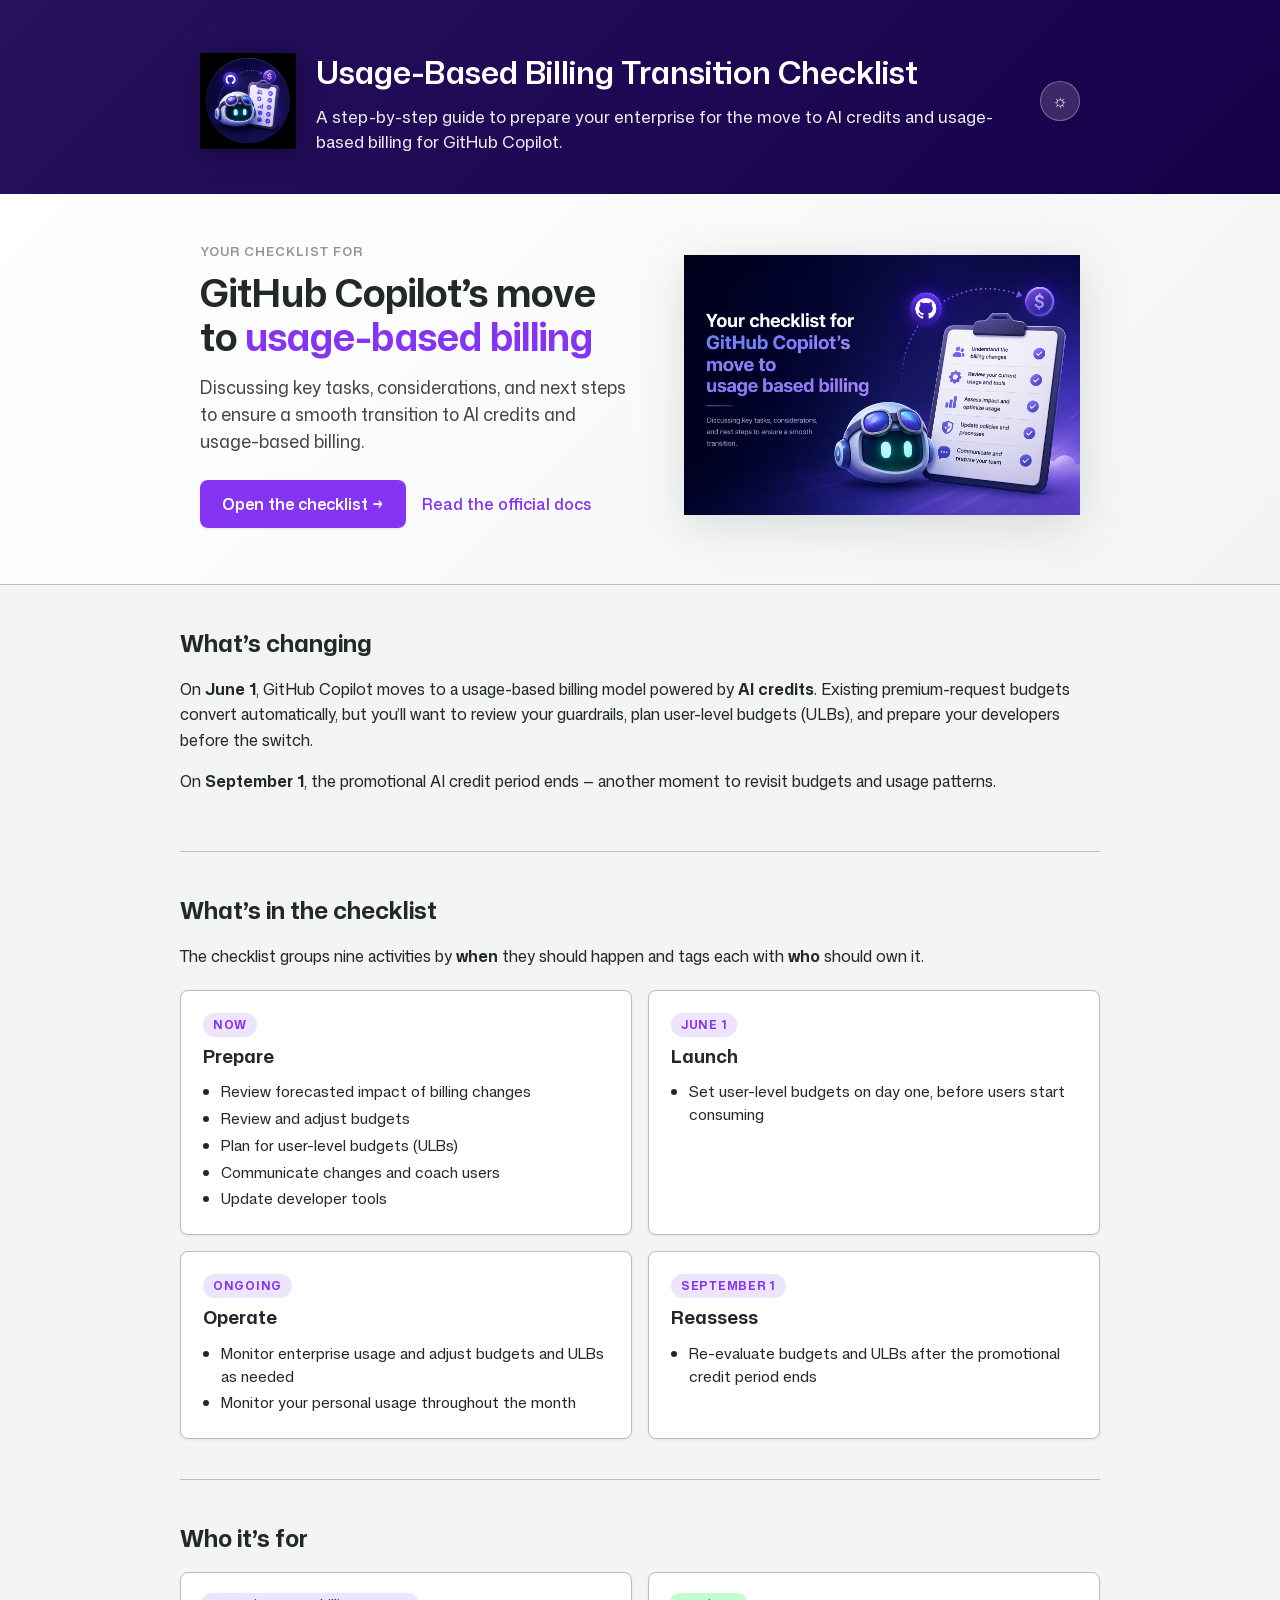
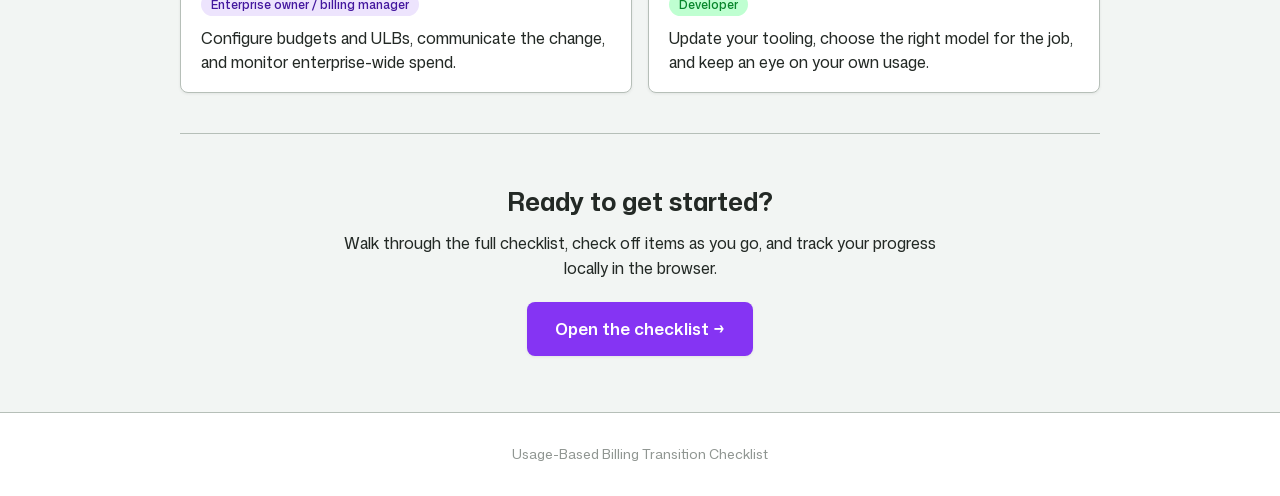
<file: index.html>
<!DOCTYPE html>
<html lang="en">
<head>
  <meta charset="UTF-8" />
  <meta name="viewport" content="width=device-width, initial-scale=1.0" />
  <title>GitHub Copilot &mdash; Usage-Based Billing Transition</title>
  <meta name="description" content="An overview of GitHub Copilot's move to usage-based billing, with a step-by-step checklist to help your enterprise prepare." />
  <link rel="stylesheet" href="styles.css" />
  <link rel="preload" href="fonts/MonaSansVF.woff2" as="font" type="font/woff2" crossorigin />
  <link rel="icon" type="image/png" href="img/ubb-checklist-icon.png" />
  <script>
    (function () {
      try {
        var t = localStorage.getItem("ubb-checklist-theme");
        if (!t) {
          t = window.matchMedia && window.matchMedia("(prefers-color-scheme: dark)").matches ? "dark" : "light";
        }
        if (t === "dark") document.documentElement.setAttribute("data-theme", "dark");
      } catch (e) { /* ignore */ }
    })();
  </script>
</head>
<body>
  <header class="site-header">
    <div class="container header-inner">
      <img src="img/ubb-checklist-icon.png" alt="" class="header-icon" />
      <div class="header-text">
        <h1>Usage-Based Billing Transition Checklist</h1>
        <p class="subtitle">A step-by-step guide to prepare your enterprise for the move to AI credits and usage-based billing for GitHub Copilot.</p>
      </div>
      <button id="theme-toggle" class="theme-toggle" type="button" aria-label="Toggle dark mode" title="Toggle dark mode">
        <span class="theme-icon theme-icon-light" aria-hidden="true">&#9788;</span>
        <span class="theme-icon theme-icon-dark" aria-hidden="true">&#9790;</span>
      </button>
    </div>
  </header>

  <main>
    <section class="hero">
      <div class="container hero-inner">
        <div class="hero-text">
          <p class="hero-eyebrow">Your checklist for</p>
          <h2 class="hero-title">GitHub Copilot&rsquo;s move to <span class="hero-accent">usage-based billing</span></h2>
          <p class="hero-lede">
            Discussing key tasks, considerations, and next steps to ensure a smooth
            transition to AI credits and usage-based billing.
          </p>
          <div class="hero-cta">
            <a class="cta-button" href="checklist.html">Open the checklist &rarr;</a>
            <a class="cta-link" href="https://docs.github.com/copilot/how-tos/manage-and-track-spending/prepare-for-usage-based-billing" target="_blank" rel="noopener">Read the official docs</a>
          </div>
        </div>
        <div class="hero-image-wrap">
          <img src="img/ubb-checklist.png" alt="Illustration of a friendly Copilot bot holding a clipboard checklist for the move to usage-based billing." class="hero-image" />
        </div>
      </div>
    </section>

    <section class="container landing-section">
      <h2>What&rsquo;s changing</h2>
      <p>
        On <strong>June 1</strong>, GitHub Copilot moves to a usage-based billing model powered by
        <strong>AI credits</strong>. Existing premium-request budgets convert automatically, but you&rsquo;ll want to
        review your guardrails, plan user-level budgets (ULBs), and prepare your developers before the switch.
      </p>
      <p>
        On <strong>September 1</strong>, the promotional AI credit period ends &mdash; another moment to revisit
        budgets and usage patterns.
      </p>
    </section>

    <section class="container landing-section">
      <h2>What&rsquo;s in the checklist</h2>
      <p>The checklist groups nine activities by <strong>when</strong> they should happen and tags each with <strong>who</strong> should own it.</p>
      <div class="summary-grid">
        <a class="summary-card" href="checklist.html#">
          <span class="summary-when">Now</span>
          <h3>Prepare</h3>
          <ul>
            <li>Review forecasted impact of billing changes</li>
            <li>Review and adjust budgets</li>
            <li>Plan for user-level budgets (ULBs)</li>
            <li>Communicate changes and coach users</li>
            <li>Update developer tools</li>
          </ul>
        </a>
        <a class="summary-card" href="checklist.html#">
          <span class="summary-when">June 1</span>
          <h3>Launch</h3>
          <ul>
            <li>Set user-level budgets on day one, before users start consuming</li>
          </ul>
        </a>
        <a class="summary-card" href="checklist.html#">
          <span class="summary-when">Ongoing</span>
          <h3>Operate</h3>
          <ul>
            <li>Monitor enterprise usage and adjust budgets and ULBs as needed</li>
            <li>Monitor your personal usage throughout the month</li>
          </ul>
        </a>
        <a class="summary-card" href="checklist.html#">
          <span class="summary-when">September 1</span>
          <h3>Reassess</h3>
          <ul>
            <li>Re-evaluate budgets and ULBs after the promotional credit period ends</li>
          </ul>
        </a>
      </div>
    </section>

    <section class="container landing-section">
      <h2>Who it&rsquo;s for</h2>
      <div class="persona-grid">
        <div class="persona-card">
          <span class="tag tag-persona persona-admin">Enterprise owner / billing manager</span>
          <p>Configure budgets and ULBs, communicate the change, and monitor enterprise-wide spend.</p>
        </div>
        <div class="persona-card">
          <span class="tag tag-persona persona-dev">Developer</span>
          <p>Update your tooling, choose the right model for the job, and keep an eye on your own usage.</p>
        </div>
      </div>
    </section>

    <section class="container landing-cta">
      <h2>Ready to get started?</h2>
      <p>Walk through the full checklist, check off items as you go, and track your progress locally in the browser.</p>
      <a class="cta-button cta-button-lg" href="checklist.html">Open the checklist &rarr;</a>
    </section>
  </main>

  <footer class="site-footer">
    <div class="container">
      <p>Usage-Based Billing Transition Checklist</p>
    </div>
  </footer>

  <div id="lightbox" class="lightbox" role="dialog" aria-modal="true" aria-hidden="true">
    <button type="button" class="lightbox-close" aria-label="Close">&times;</button>
    <button type="button" class="lightbox-nav lightbox-prev" aria-label="Previous image">&#8249;</button>
    <img id="lightbox-img" alt="" />
    <button type="button" class="lightbox-nav lightbox-next" aria-label="Next image">&#8250;</button>
    <div id="lightbox-caption" class="lightbox-caption"></div>
  </div>

  <script src="script.js"></script>
</body>
</html>
</file>
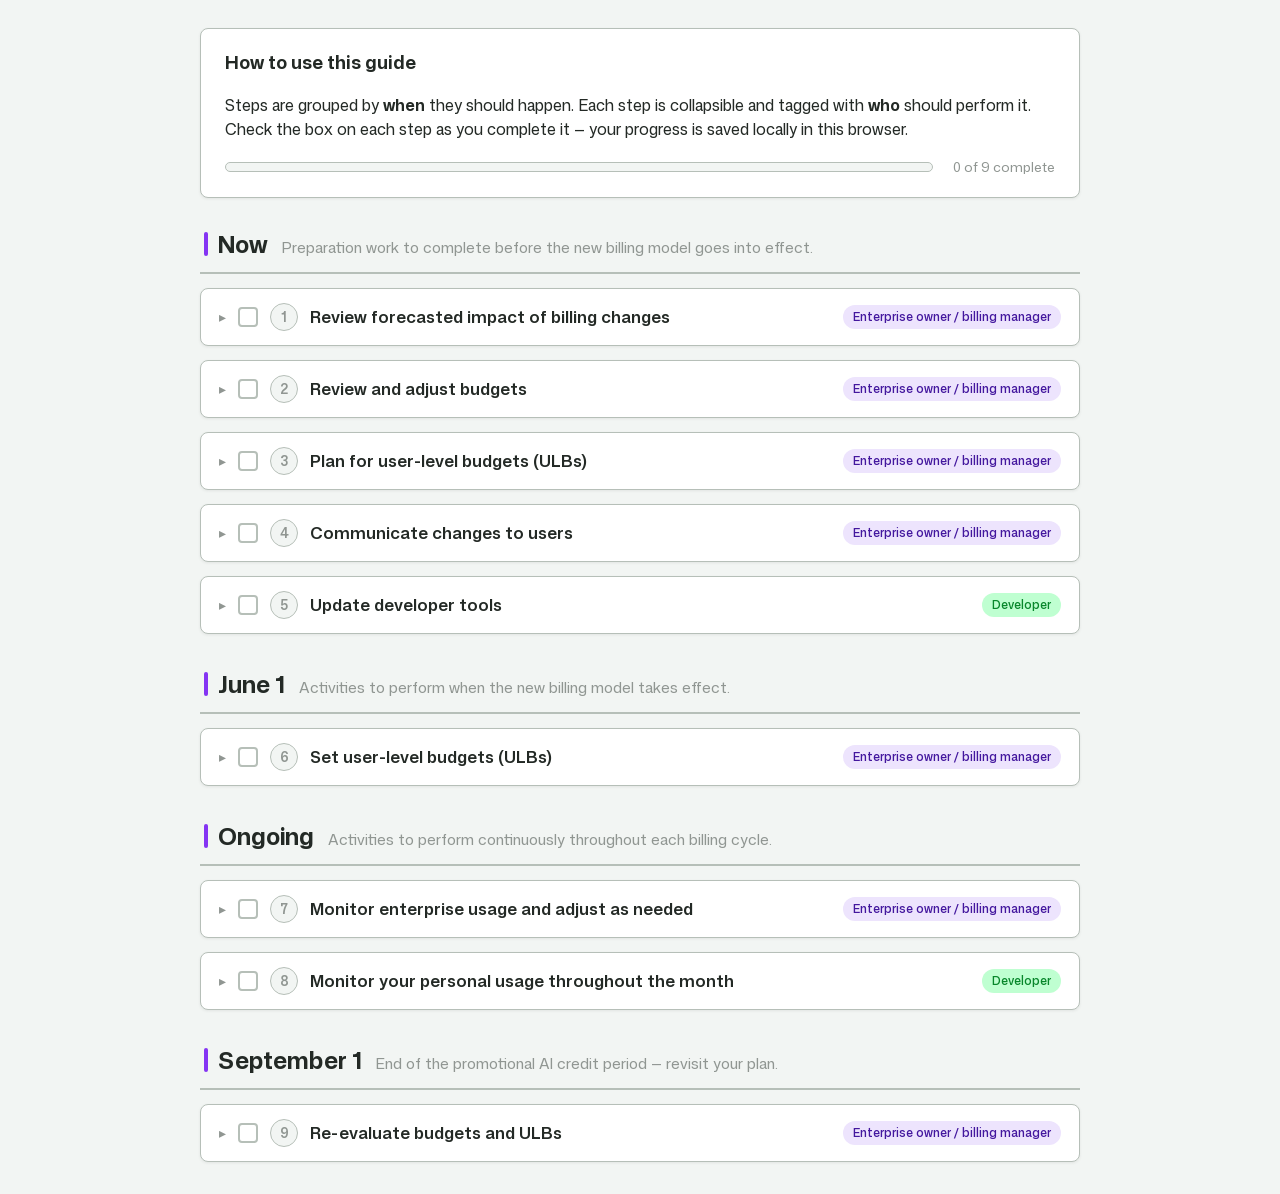
<file: checklist.html>
<!DOCTYPE html>
<html lang="en">
<head>
  <meta charset="UTF-8" />
  <meta name="viewport" content="width=device-width, initial-scale=1.0" />
  <title>Usage-Based Billing Transition Checklist</title>
  <meta name="description" content="Prescriptive guidance and a checklist of activities for customers preparing for the GitHub Copilot transition to usage-based billing." />
  <link rel="stylesheet" href="styles.css" />
  <link rel="preload" href="fonts/MonaSansVF.woff2" as="font" type="font/woff2" crossorigin />
  <link rel="icon" type="image/png" href="img/ubb-checklist-icon.png" />
  <script>
    (function () {
      try {
        var t = localStorage.getItem("ubb-checklist-theme");
        if (!t) {
          t = window.matchMedia && window.matchMedia("(prefers-color-scheme: dark)").matches ? "dark" : "light";
        }
        if (t === "dark") document.documentElement.setAttribute("data-theme", "dark");
      } catch (e) { /* ignore */ }
    })();
  </script>
</head>
<body>
  <!-- <header class="site-header">
    <div class="container header-inner">
      <img src="img/ubb-checklist-icon.png" alt="" class="header-icon" />
      <div class="header-text">
        <a class="back-link" href="index.html">&larr; Overview</a>
        <h1>Usage-Based Billing Transition Checklist</h1>
        <p class="subtitle">A step-by-step guide to prepare your enterprise for the move to AI credits and usage-based billing for GitHub Copilot.</p>
      </div>
      <button id="theme-toggle" class="theme-toggle" type="button" aria-label="Toggle dark mode" title="Toggle dark mode">
        <span class="theme-icon theme-icon-light" aria-hidden="true">&#9788;</span>
        <span class="theme-icon theme-icon-dark" aria-hidden="true">&#9790;</span>
      </button>
    </div>
  </header> -->

  <main class="container">
    <section class="intro">
      <h2>How to use this guide</h2>
      <p>
        Steps are grouped by <strong>when</strong> they should happen. Each step is collapsible and tagged with
        <strong>who</strong> should perform it. Check the box on each step as you complete it &mdash; your progress
        is saved locally in this browser.
      </p>
      <div class="progress-wrap" aria-label="Overall progress">
        <div class="progress-bar"><div id="progress-fill" class="progress-fill"></div></div>
        <span id="progress-label" class="progress-label">0 of 0 complete</span>
      </div>
    </section>

    <!-- ================= NOW ================= -->
    <section class="time-section">
      <header class="time-header">
        <h2>Now</h2>
        <p>Preparation work to complete before the new billing model goes into effect.</p>
      </header>

      <ol class="checklist">

      <li class="step" data-step="1">
        <details>
          <summary>
            <label class="check" onclick="event.stopPropagation();">
              <input type="checkbox" class="step-check" aria-label="Mark step complete" />
              <span class="check-box" aria-hidden="true"></span>
            </label>
            <span class="step-number">1</span>
            <span class="step-title">Review forecasted impact of billing changes</span>
            <span class="tags">
              <span class="tag tag-persona persona-admin">Enterprise owner / billing manager</span>
            </span>
          </summary>
          <div class="step-body">
            <p>Use the billing preview tool to understand how the new model will affect your enterprise based on recent usage.</p>
            <ol>
              <li>Navigate to your GitHub Enterprise and click the <strong>"Preview your usage"</strong> banner. (<a href="https://docs.github.com/copilot/how-tos/manage-and-track-spending/prepare-for-usage-based-billing#download-the-usage-report" target="_blank" rel="noopener">View detailed steps</a>)</li>
              <li>Click <strong>Download CSV</strong>.</li>
              <li>The report will be emailed to you within a few minutes. Download it when it arrives.</li>
              <li>Navigate to <a href="https://copilot-billing-preview.github.com/" target="_blank" rel="noopener">copilot-billing-preview.github.com</a>.</li>
              <li>Upload the CSV.</li>
              <li>Confirm the correct number of Copilot licenses on the <em>Users</em> tab. Users with no activity during the report period will not be included automatically. You can manually adjust the numbers if needed by clicking <strong>"Edit seat counts"</strong>.</li>
              <li>Review the forecast on the <strong>Overview</strong> tab to understand the overall impact on your enterprise. You can also view data by user, model, product, organization, or cost center.</li>
            </ol>
            <div class="callout callout-note">
              <strong>Note:</strong> The pricing shown is based off of the limited promotional period for June, July, and August.
            </div>
            <div class="callout callout-note">
              <strong>Note:</strong> The forecast is based on list prices. Azure consumption discounts or other special pricing are not reflected.
            </div>
            <div class="callout callout-warn">
              <strong>Treat the preview as a directional estimate.</strong> The April preview data has a few known gaps. It&rsquo;s a reliable signal for cost shape, top consumers, and model mix &mdash; not a recalculated bill. 
              <ul>
                <li><strong>0&times; model usage from April 1&ndash;24 is missing.</strong> Across paid plans this is roughly 2% of activity at scale, so it won&rsquo;t materially shift most totals. If your team relies primarily on 0&times; models, look at data from April 24 onwards to inform your estimates.</li>
                <li><strong>Duplicate entries may appear for April 24&ndash;30</strong> due to a data backfill gap.</li>
                <li><strong>Some code review entries are missing AI credit estimations.</strong> Copilot code reviews charged directly to organizations via automation, or initiated by a user without a Copilot license, will reflect 0 AI credits due to a known data issue.</li>
              </ul>
              Treat the totals as an estimated range, monitor patterns through May, and plan budget updates accordingly.
            </div>
            <p class="reference">
              Reference: <a href="https://docs.github.com/copilot/how-tos/manage-and-track-spending/prepare-for-usage-based-billing" target="_blank" rel="noopener">Prepare for usage-based billing</a>
            </p>
            <div class="gallery">
              <figure>
                <div class="img-frame">
                  <img src="img/download-report.png" alt="Download usage report banner in GitHub Enterprise" loading="lazy" />
                </div>
                <figcaption>Download the usage report from your enterprise.</figcaption>
              </figure>
              <figure>
                <div class="img-frame">
                  <img src="img/sidecar-overview.png" alt="Copilot billing preview overview tab" loading="lazy" />
                </div>
                <figcaption>Forecast overview in the Copilot Billing Preview tool.</figcaption>
              </figure>
            </div>
          </div>
        </details>
      </li>

      <li class="step" data-step="2">
        <details>
          <summary>
            <label class="check" onclick="event.stopPropagation();">
              <input type="checkbox" class="step-check" aria-label="Mark step complete" />
              <span class="check-box" aria-hidden="true"></span>
            </label>
            <span class="step-number">2</span>
            <span class="step-title">Review and adjust budgets</span>
            <span class="tags">
              <span class="tag tag-persona persona-admin">Enterprise owner / billing manager</span>
            </span>
          </summary>
          <div class="step-body">
            <p>
              Budgets provide a critical guardrail for controlling your AI credit spending. By setting budgets at the enterprise and cost center levels, you can define the maximum amount of credits that can be charged to your organization, helping prevent unexpected costs as your teams adopt GitHub Copilot.
            </p>
            <p>
              Existing enterprise-level budgets for premium requests will automatically convert to AI credits on June 1st.
              Review them at both the <strong>enterprise</strong> and <strong>cost center</strong> level to confirm they still reflect the limits you want.
              You can adjust existing budgets or add new ones to control your overall spend based off the estimates from the billing preview tool.
            </p>

            <h4>View your current budgets</h4>
            <ol>
              <li>Sign in to GitHub and click your profile photo, then click <strong>Your enterprises</strong>.</li>
              <li>Select your enterprise, then click <strong>Settings</strong> &rarr; <strong>Billing &amp; licensing</strong>.</li>
              <li>In the left sidebar, click <strong>Budgets and alerts</strong>.</li>
              <li>Review the list of existing enterprise budgets. To inspect a cost center budget, switch to the <strong>Cost centers</strong> view and select a cost center.</li>
            </ol>
            <h4>Add a new budget</h4>
            <ol>
              <li>Click <strong>New budget</strong>, choose the scope (enterprise, cost center, or repository) and set the limit.</li>
              <li>Choose whether the budget is a <strong>hard</strong> or <strong>soft</strong> limit by toggling <strong>"Stop usage when budget limit is reached"</strong>:
                <ul>
                  <li><strong>Hard limit</strong> (toggle on): Usage is blocked once the budget is reached, preventing any additional charges.</li>
                  <li><strong>Soft limit</strong> (toggle off): Usage continues past the limit and you are alerted, but charges keep accruing.</li>
                </ul>
              </li>
              <li>Setup alerts so that you are notified well before a budget is exhausted.</li>
            </ol>
                        <h4>Adjust an existing budget</h4>
            <ol>
              <li>In the list of budgets, click <span aria-hidden="true">&middot;&middot;&middot;</span> next to the budget you want to change, and click <strong>&#9998; Edit</strong> or <strong>&#128465; Delete</strong>.</li>
              <li>Update the budget or alert recipients as needed, then save your changes.</li>
            </ol>
                        <div class="callout callout-note">
              <strong>Note:</strong> All budget amounts are evaluated against <strong>list-price</strong> usage, <em>before</em> any Azure consumption discounts or other special pricing are applied.
            </div>
            <p class="reference">
              References:
            </p>
            <ul class="reference-list">
              <li><a href="https://docs.github.com/enterprise-cloud@latest/billing/how-tos/set-up-budgets" target="_blank" rel="noopener">Set up budgets &mdash; GitHub Docs</a></li>
              <li><a href="https://wellarchitected.github.com/library/governance/recommendations/managing-ai-credits/" target="_blank" rel="noopener">Managing AI credits &mdash; Well-Architected for GitHub</a></li>
              <li><a href="https://learn.github.com/event/bb786fa6-d94c-4dd9-9917-11eee58265ef" target="_blank" rel="noopener">Register for an upcoming budgetting webinar</a></li>
            </ul>
            <div class="gallery">
              <figure>
                <div class="img-frame">
                  <img src="img/edit-budget.png" alt="Editing an enterprise budget in GitHub settings" loading="lazy" />
                </div>
                <figcaption>Edit an existing budget from the Budgets and alerts page.</figcaption>
              </figure>
            </div>
          </div>
        </details>
      </li>

      <li class="step" data-step="3">
        <details>
          <summary>
            <label class="check" onclick="event.stopPropagation();">
              <input type="checkbox" class="step-check" aria-label="Mark step complete" />
              <span class="check-box" aria-hidden="true"></span>
            </label>
            <span class="step-number">3</span>
            <span class="step-title">Plan for user-level budgets (ULBs)</span>
            <span class="tags">
              <span class="tag tag-persona persona-admin">Enterprise owner / billing manager</span>
            </span>
          </summary>
          <div class="step-body">
            <p>
              ULBs control how much an individual user can <strong>consume</strong> in AI credits. This is different from budgets,
              which control how much can be <strong>charged</strong> to the enterprise or cost center. ULBs help prevent any single
              user from consuming more than their fair share and help manage costs at the user level.
            </p>
            <ul>
              <li>Decide on a <strong>universal default ULB</strong> for your enterprise. It applies to all users without a custom ULB.</li>
              <li>Decide whether to set <strong>custom ULBs</strong> for specific users (e.g., heavy users, or users who should have a lower limit).</li>
            </ul>
            <div class="callout callout-warn">
              <strong>Warning:</strong> A ULB is not a guarantee of usage. A cost center or enterprise budget can block charges even if a user is within their ULB.
            </div>
            <p>
              These limits cannot be set until the billing changes go into effect on June 1st, but planning now means you can apply them as soon as they are available.
            </p>
            <h4>Best practices</h4>
            <ul>
              <li>Make sure you set a universal ULB to prevent any single user from consuming more than their fair share.</li>
              <li>Set ULBs <strong>higher than your included AI credits per license</strong>. Consider setting the base ULB to <strong>125&ndash;150% of your included credits</strong> so you can effectively use the benefits of pooled AI credits.</li>
              <li>Consider how ULBs interact with enterprise and cost center budgets to avoid unexpected charges.</li>
            </ul>
                <p class="reference">
              References:
            </p>
            <ul class="reference-list">
              <li><a href="https://wellarchitected.github.com/library/governance/recommendations/managing-ai-credits/" target="_blank" rel="noopener">Managing AI credits &mdash; Well-Architected for GitHub</a></li>
            </ul>
          </div>
        </details>
      </li>

      <li class="step" data-step="4">
        <details>
          <summary>
            <label class="check" onclick="event.stopPropagation();">
              <input type="checkbox" class="step-check" aria-label="Mark step complete" />
              <span class="check-box" aria-hidden="true"></span>
            </label>
            <span class="step-number">4</span>
            <span class="step-title">Communicate changes to users</span>
            <span class="tags">
              <span class="tag tag-persona persona-admin">Enterprise owner / billing manager</span>
            </span>
          </summary>
          <div class="step-body">
            <p>
              Communicate the upcoming changes to your users via email, internal channels, or team meetings.
              Cover the new billing model, how it affects them, and any actions they need to take (such as adjusting usage or understanding ULBs).
              Clear communication reduces confusion and friction during the transition.
            </p>
            <h4>Coach users on optimizing their usage</h4>
            <p>
              Help users get the most out of their AI credits by sharing a few simple habits:
            </p>
            <ul>
              <li><strong>Choose the right model for the job.</strong> Use lighter, lower-cost models for everyday tasks like quick edits, simple completions, or boilerplate, and reserve premium models for genuinely complex reasoning, large refactors, or hard debugging.</li>
              <li><strong>Provide as little context as possible, but as much as required.</strong> Attach only the files, selections, or references the model actually needs. Oversharing context inflates credit usage and can dilute the response quality.</li>
            </ul>
            <p>
              Consider hosting training sessions, sharing best practices guides, or creating internal documentation to help users understand how to optimize their usage under the new billing model. 
              GitHub will also be providing educational resources and webinars on this topic attendees can register for at: <a href="https://learn.github.com/event/390d8d96-a2ba-4d80-aa8d-9f68b6bfaa3b" target="_blank" rel="noopener">GitHub Events</a>.
            </p>
            <div class="callout callout-info">
              <strong>Tip:</strong> Look at historic usage of individual users and proactively notify anyone consuming above their planned ULB so they can adjust usage or request a higher ULB.
            </div>
            <p class="reference">
              References:
            </p>
            <ul class="reference-list">
              <li><a href="https://learn.github.com/event/390d8d96-a2ba-4d80-aa8d-9f68b6bfaa3b" target="_blank" rel="noopener">Register for an upcoming agent quality & token optimization webinar</a></li>
            </ul>
          </div>
        </details>
      </li>


      <li class="step" data-step="5">
        <details>
          <summary>
            <label class="check" onclick="event.stopPropagation();">
              <input type="checkbox" class="step-check" aria-label="Mark step complete" />
              <span class="check-box" aria-hidden="true"></span>
            </label>
            <span class="step-number">5</span>
            <span class="step-title">Update developer tools</span>
            <span class="tags">
              <span class="tag tag-persona persona-dev">Developer</span>
            </span>
          </summary>
          <div class="step-body">
            <p>
              Developers should make sure they are on the latest versions of Visual Studio Code, the GitHub Copilot extension,
              the Copilot CLI, JetBrains plugins, and any other Copilot-enabled tooling so they have the best experience with the new billing model.
            </p>
            <div class="gallery">
              <figure>
                <div class="img-frame">
                  <img src="img/vscode-model.png" alt="Selecting a Copilot model in VS Code" loading="lazy" />
                </div>
                <figcaption>Pick a model from the Copilot model picker in VS Code.</figcaption>
              </figure>
              <figure>
                <div class="img-frame">
                  <img src="img/vscode-aicredits.png" alt="AI credits indicator in VS Code Copilot" loading="lazy" />
                </div>
                <figcaption>View remaining AI credits directly in VS Code.</figcaption>
              </figure>
            </div>
          </div>
        </details>
      </li>



      </ol>
    </section>

    <!-- ================= JUNE 1 ================= -->
    <section class="time-section">
      <header class="time-header">
        <h2>June 1</h2>
        <p>Activities to perform when the new billing model takes effect.</p>
      </header>

      <ol class="checklist">

      <li class="step" data-step="6">
        <details>
          <summary>
            <label class="check" onclick="event.stopPropagation();">
              <input type="checkbox" class="step-check" aria-label="Mark step complete" />
              <span class="check-box" aria-hidden="true"></span>
            </label>
            <span class="step-number">6</span>
            <span class="step-title">Set user-level budgets (ULBs)</span>
            <span class="tags">
              <span class="tag tag-persona persona-admin">Enterprise owner / billing manager</span>
            </span>
          </summary>
          <div class="step-body">
            <p>Implement the ULBs you planned in step 3:</p>
            <ol>
              <li>Set the universal default ULB for all users.</li>
              <li>Set custom ULBs for specific users as needed.</li>
            </ol>
            <div class="callout callout-warn">
              <strong>Do this on day 1.</strong> ULBs only apply to <em>future</em> consumption &mdash; any credits a user spends before their ULB is in place are not retroactively capped. Apply your default ULB (and any custom ULBs) as soon as the controls become available, before users start consuming on the new model.
            </div>
            <div class="callout callout-info">
              <strong>Tip:</strong> APIs will be available to script setting and updating per-user ULBs, which makes it practical to apply custom limits to large numbers of users without clicking through the UI for each one.
            </div>
          </div>
        </details>
      </li>

      </ol>
    </section>

    <!-- ================= ONGOING ================= -->
    <section class="time-section">
      <header class="time-header">
        <h2>Ongoing</h2>
        <p>Activities to perform continuously throughout each billing cycle.</p>
      </header>

      <ol class="checklist">

      <li class="step" data-step="7">
        <details>
          <summary>
            <label class="check" onclick="event.stopPropagation();">
              <input type="checkbox" class="step-check" aria-label="Mark step complete" />
              <span class="check-box" aria-hidden="true"></span>
            </label>
            <span class="step-number">7</span>
            <span class="step-title">Monitor enterprise usage and adjust as needed</span>
            <span class="tags">
              <span class="tag tag-persona persona-admin">Enterprise owner / billing manager</span>
            </span>
          </summary>
          <div class="step-body">
            <p>
              Continuously monitor usage and costs using the tools in your enterprise billing settings. If users consistently hit their ULBs,
              or if overall costs trend higher than expected, adjust ULBs or budgets accordingly.
            </p>
            <p>
              Proactively warn users, cost centers, or the entire enterprise if they are tracking to exceed budgets or ULBs before the end of the month.
            </p>
          </div>
        </details>
      </li>

      <li class="step" data-step="8">
        <details>
          <summary>
            <label class="check" onclick="event.stopPropagation();">
              <input type="checkbox" class="step-check" aria-label="Mark step complete" />
              <span class="check-box" aria-hidden="true"></span>
            </label>
            <span class="step-number">8</span>
            <span class="step-title">Monitor your personal usage throughout the month</span>
            <span class="tags">
              <span class="tag tag-persona persona-dev">Developer</span>
            </span>
          </summary>
          <div class="step-body">
            <p>
              Keep an eye on your own AI credit consumption so you don't unexpectedly hit your user-level budget partway through the month.
            </p>
            <ul>
              <li>Review your usage in your personal GitHub settings on a regular cadence (e.g., weekly).</li>
              <li>Be aware of which models and features consume more credits, and pace your usage accordingly.</li>
              <li>If you are trending toward exceeding your ULB before month-end, adjust your usage or request a higher ULB from your enterprise owner or billing manager.</li>
            </ul>
            <div class="callout callout-info">
              <strong>Tip:</strong> Credits reset at the start of each billing cycle. If you're close to your limit late in the month, plan higher-cost work for the following cycle when feasible.
            </div>
          </div>
        </details>
      </li>

      </ol>
    </section>

    <!-- ================= SEPTEMBER 1 ================= -->
    <section class="time-section">
      <header class="time-header">
        <h2>September 1</h2>
        <p>End of the promotional AI credit period &mdash; revisit your plan.</p>
      </header>

      <ol class="checklist">

      <li class="step" data-step="9">
        <details>
          <summary>
            <label class="check" onclick="event.stopPropagation();">
              <input type="checkbox" class="step-check" aria-label="Mark step complete" />
              <span class="check-box" aria-hidden="true"></span>
            </label>
            <span class="step-number">9</span>
            <span class="step-title">Re-evaluate budgets and ULBs</span>
            <span class="tags">
              <span class="tag tag-persona persona-admin">Enterprise owner / billing manager</span>
            </span>
          </summary>
          <div class="step-body">
            <p>
              On <strong>September 1</strong>, the additional promotional AI credits expire. Without adjustments,
              users may start reaching limits before the end of the month.
            </p>
            <p>Review whether you need to:</p>
            <ul>
              <li>Adjust enterprise or cost center budgets.</li>
              <li>Adjust default or custom ULBs.</li>
              <li>Prepare users for the change in available credits.</li>
            </ul>

          </div>
        </details>
      </li>
      </ol>
    </section>


  </main>

  <!-- <footer class="site-footer">
    <div class="container">
      <p>Usage-Based Billing Transition Checklist</p>
    </div>
  </footer> -->

  <div id="lightbox" class="lightbox" role="dialog" aria-modal="true" aria-hidden="true">
    <button type="button" class="lightbox-close" aria-label="Close">&times;</button>
    <button type="button" class="lightbox-nav lightbox-prev" aria-label="Previous image">&#8249;</button>
    <img id="lightbox-img" alt="" />
    <button type="button" class="lightbox-nav lightbox-next" aria-label="Next image">&#8250;</button>
    <div id="lightbox-caption" class="lightbox-caption"></div>
  </div>

  <script src="script.js"></script>
</body>
</html>
</file>
<file: styles.css>
/* Mona Sans — GitHub's brand typeface */
@font-face {
  font-family: 'Mona Sans';
  src: url('fonts/MonaSansVF.woff2') format('woff2 supports variations'),
       url('fonts/MonaSansVF.woff2') format('woff2-variations');
  font-weight: 200 900;
  font-stretch: 75% 125%;
  font-style: normal;
  font-optical-sizing: auto;
  font-display: swap;
}
@font-face {
  font-family: 'Mona Sans';
  src: url('fonts/MonaSansVF-Italic.woff2') format('woff2 supports variations'),
       url('fonts/MonaSansVF-Italic.woff2') format('woff2-variations');
  font-weight: 200 900;
  font-stretch: 75% 125%;
  font-style: italic;
  font-optical-sizing: auto;
  font-display: swap;
}

:root {
  /* GitHub brand neutrals (green-tinted grays) */
  --bg: #F2F5F3;
  --surface: #ffffff;
  --surface-alt: #F2F5F3;
  --border: #B6BFB8;
  --text: #232925;
  --muted: #909692;
  /* Copilot theme: purple as primary accent */
  --accent: #8534F3;
  --accent-dark: #43179E;
  /* GitHub Green for success states */
  --success: #08872B;
  --success-bg: #BFFFD1;
  --warn: #9a6700;
  --warn-bg: #fff8c5;
  --info-bg: #ede4fd;
  --persona-admin-bg: #ede4fd;
  --persona-admin-fg: #43179E;
  --persona-dev-bg: #BFFFD1;
  --persona-dev-fg: #08872B;
  --shadow: 0 1px 3px rgba(35, 41, 37, 0.08);
  --radius: 8px;
  /* Copilot header: dark purple gradient */
  --header-grad-from: #26115F;
  --header-grad-to: #160048;
  --frame-bg-1: #E4EBE6;
  --frame-bg-2: #F2F5F3;
  --check-done: #0FBF3E;
  color-scheme: light;
}

[data-theme="dark"] {
  /* GitHub brand dark neutrals */
  --bg: #101411;
  --surface: #1a1f1b;
  --surface-alt: #1e2420;
  --border: #3a413c;
  --text: #E4EBE6;
  --muted: #909692;
  /* Copilot purple for dark mode */
  --accent: #B870FF;
  --accent-dark: #C898FD;
  --success: #5FED83;
  --success-bg: #0A241B;
  --warn: #d29922;
  --warn-bg: #2d2611;
  --info-bg: #1e1435;
  --persona-admin-bg: #1e1435;
  --persona-admin-fg: #C898FD;
  --persona-dev-bg: #0A241B;
  --persona-dev-fg: #8CF2A6;
  --shadow: 0 1px 3px rgba(0, 0, 0, 0.4);
  --header-grad-from: #26115F;
  --header-grad-to: #101411;
  --frame-bg-1: #1e2420;
  --frame-bg-2: #252c27;
  --check-done: #0FBF3E;
  color-scheme: dark;
}

* { box-sizing: border-box; }

html, body {
  margin: 0;
  padding: 0;
  font-family: "Mona Sans", -apple-system, BlinkMacSystemFont, "Segoe UI", Helvetica, Arial, sans-serif;
  color: var(--text);
  background: var(--bg);
  line-height: 1.5;
}

a { color: var(--accent); }
a:hover { color: var(--accent-dark); }

.container {
  max-width: 920px;
  margin: 0 auto;
  padding: 0 20px;
}

/* Header */
.site-header {
  background: linear-gradient(135deg, var(--header-grad-from) 0%, var(--header-grad-to) 100%);
  color: #fff;
  padding: 48px 0 40px;
  box-shadow: var(--shadow);
}
.header-inner {
  display: flex;
  align-items: center;
  gap: 20px;
}
.header-icon {
  width: 96px;
  height: 96px;
  flex-shrink: 0;
  object-fit: contain;
  filter: drop-shadow(0 4px 12px rgba(0, 0, 0, 0.35));
}
.header-text { flex: 1; min-width: 0; }
.site-header h1 {
  margin: 0 0 8px;
  font-size: 2rem;
  font-weight: 600;
}
.site-header .subtitle {
  margin: 0;
  font-size: 1.05rem;
  opacity: 0.92;
  max-width: 720px;
}

/* Theme toggle */
.theme-toggle {
  background: rgba(255, 255, 255, 0.15);
  border: 1px solid rgba(255, 255, 255, 0.3);
  color: #fff;
  width: 40px;
  height: 40px;
  border-radius: 50%;
  cursor: pointer;
  font-size: 1.1rem;
  display: inline-flex;
  align-items: center;
  justify-content: center;
  flex-shrink: 0;
  transition: background 0.15s, transform 0.15s;
  position: relative;
}
.theme-toggle:hover { background: rgba(255, 255, 255, 0.28); transform: scale(1.05); }
.theme-toggle:focus-visible { outline: 2px solid #fff; outline-offset: 2px; }
.theme-icon-dark { display: none; }
[data-theme="dark"] .theme-icon-light { display: none; }
[data-theme="dark"] .theme-icon-dark { display: inline; }

/* Intro */
.intro {
  background: var(--surface);
  border: 1px solid var(--border);
  border-radius: var(--radius);
  padding: 20px 24px;
  margin: 28px 0 24px;
  box-shadow: var(--shadow);
}
.intro h2 { margin-top: 0; font-size: 1.15rem; }
.legend {
  display: flex;
  align-items: center;
  gap: 10px;
  flex-wrap: wrap;
  margin-top: 12px;
}
.reset-btn {
  margin-left: auto;
  background: var(--surface);
  border: 1px solid var(--border);
  border-radius: 6px;
  padding: 4px 10px;
  font-size: 0.85rem;
  cursor: pointer;
  color: var(--muted);
}
.reset-btn:hover { background: var(--bg); color: var(--text); }

/* Progress */
.progress-wrap {
  margin-top: 14px;
  display: flex;
  align-items: center;
  gap: 12px;
}
.progress-bar {
  flex: 1;
  background: var(--bg);
  border: 1px solid var(--border);
  border-radius: 999px;
  height: 10px;
  overflow: hidden;
}
.progress-fill {
  height: 100%;
  width: 0%;
  background: linear-gradient(90deg, var(--success), var(--check-done));
  transition: width 0.3s ease;
}
.progress-label {
  font-size: 0.85rem;
  color: var(--muted);
  min-width: 110px;
  text-align: right;
}

/* Checklist */
.checklist {
  list-style: none;
  padding: 0;
  margin: 0 0 32px;
  counter-reset: step;
}

.step {
  background: var(--surface);
  border: 1px solid var(--border);
  border-radius: var(--radius);
  margin-bottom: 14px;
  box-shadow: var(--shadow);
  transition: border-color 0.2s, box-shadow 0.2s;
  overflow: hidden;
}
.step:hover { border-color: #adbac7; }
.step.completed { background: var(--success-bg); border-color: var(--check-done); }
.step.completed .step-title { text-decoration: line-through; color: var(--muted); }

details > summary {
  list-style: none;
  cursor: pointer;
  padding: 14px 18px;
  display: flex;
  align-items: center;
  gap: 12px;
  flex-wrap: wrap;
  user-select: none;
}
details > summary::-webkit-details-marker { display: none; }
details > summary::before {
  content: "\25B8";
  color: var(--muted);
  font-size: 0.9rem;
  transition: transform 0.2s;
  display: inline-block;
}
details[open] > summary::before { transform: rotate(90deg); }

.step-number {
  display: inline-flex;
  align-items: center;
  justify-content: center;
  width: 28px;
  height: 28px;
  background: var(--bg);
  border: 1px solid var(--border);
  border-radius: 50%;
  font-size: 0.85rem;
  font-weight: 600;
  color: var(--muted);
  flex-shrink: 0;
}
.step.completed .step-number {
  background: var(--check-done);
  color: #fff;
  border-color: var(--check-done);
}
.step-title {
  flex: 1;
  font-size: 1.05rem;
  font-weight: 600;
  min-width: 200px;
}

/* Checkbox */
.check {
  display: inline-flex;
  align-items: center;
  cursor: pointer;
  flex-shrink: 0;
}
.check input { position: absolute; opacity: 0; pointer-events: none; }
.check-box {
  width: 20px;
  height: 20px;
  border: 2px solid var(--border);
  border-radius: 4px;
  background: var(--surface);
  display: inline-block;
  position: relative;
  transition: all 0.15s;
}
.check input:checked + .check-box {
  background: var(--check-done);
  border-color: var(--check-done);
}
.check input:checked + .check-box::after {
  content: "";
  position: absolute;
  left: 5px;
  top: 1px;
  width: 5px;
  height: 10px;
  border: solid #fff;
  border-width: 0 2px 2px 0;
  transform: rotate(45deg);
}
.check:hover .check-box { border-color: var(--accent); }

/* Tags */
.tags {
  display: inline-flex;
  gap: 6px;
  flex-wrap: wrap;
}
.tag {
  display: inline-block;
  padding: 2px 10px;
  border-radius: 999px;
  font-size: 0.75rem;
  font-weight: 500;
  line-height: 1.6;
  white-space: nowrap;
}
.tag-persona { background: var(--persona-admin-bg); color: var(--persona-admin-fg); }
.tag-persona.persona-admin { background: var(--persona-admin-bg); color: var(--persona-admin-fg); }
.tag-persona.persona-dev { background: var(--persona-dev-bg); color: var(--persona-dev-fg); }
.legend-label { font-size: 0.85rem; color: var(--muted); font-weight: 500; }

/* Time sections */
.time-section {
  margin: 28px 0 12px;
}
.time-header {
  display: flex;
  align-items: baseline;
  gap: 14px;
  flex-wrap: wrap;
  padding: 0 4px 10px;
  margin-bottom: 14px;
  border-bottom: 2px solid var(--border);
}
.time-header h2 {
  margin: 0;
  font-size: 1.5rem;
  color: var(--text);
  position: relative;
  padding-left: 14px;
}
.time-header h2::before {
  content: "";
  position: absolute;
  left: 0;
  top: 6px;
  bottom: 6px;
  width: 4px;
  background: var(--accent);
  border-radius: 2px;
}
.time-header p {
  margin: 0;
  color: var(--muted);
  font-size: 0.95rem;
}

/* Step body */
.step-body {
  padding: 4px 22px 20px 22px;
  border-top: 1px solid var(--border);
  margin-top: 4px;
  background: var(--surface-alt);
}
.step-body h4 { margin: 18px 0 6px; }
.step-body p, .step-body ul, .step-body ol { margin: 10px 0; }
.step-body ul, .step-body ol { padding-left: 22px; }
.step-body li { margin: 4px 0; }
.reference { font-size: 0.9rem; color: var(--muted); }
.reference-list {
  font-size: 0.9rem;
  color: var(--muted);
  margin-top: 0 !important;
}
.reference-list a { color: var(--accent); }

/* Callouts */
.callout {
  border-left: 4px solid;
  padding: 10px 14px;
  border-radius: 4px;
  margin: 12px 0;
  font-size: 0.95rem;
}
.callout-note { background: var(--info-bg); border-color: var(--accent); }
.callout-info { background: var(--info-bg); border-color: var(--accent); }
.callout-warn { background: var(--warn-bg); border-color: var(--warn); }

/* Screenshot placeholders */
.screenshot-placeholder {
  margin: 16px 0 4px;
}
.placeholder {
  border: 2px dashed var(--border);
  border-radius: var(--radius);
  background: repeating-linear-gradient(
    45deg,
    var(--surface-alt),
    var(--surface-alt) 10px,
    var(--frame-bg-1) 10px,
    var(--frame-bg-1) 20px
  );
  color: var(--muted);
  text-align: center;
  padding: 40px 16px;
  font-size: 0.9rem;
  font-style: italic;
}

/* Image gallery */
.gallery {
  display: grid;
  grid-template-columns: repeat(auto-fit, minmax(280px, 1fr));
  gap: 16px;
  margin: 16px 0 4px;
  align-items: stretch;
}
.gallery figure {
  margin: 0;
  border: 1px solid var(--border);
  border-radius: var(--radius);
  overflow: hidden;
  background: var(--surface);
  display: flex;
  flex-direction: column;
  box-shadow: 0 1px 2px rgba(31, 35, 40, 0.06);
  transition: transform 0.15s, box-shadow 0.15s;
}
.gallery figure:hover {
  transform: translateY(-2px);
  box-shadow: 0 4px 14px rgba(31, 35, 40, 0.12);
}
.gallery .img-frame {
  position: relative;
  width: 100%;
  aspect-ratio: 16 / 10;
  background:
    repeating-conic-gradient(var(--frame-bg-1) 0% 25%, var(--frame-bg-2) 0% 50%) 50% / 14px 14px;
  display: flex;
  align-items: center;
  justify-content: center;
  overflow: hidden;
}
.gallery img {
  display: block;
  max-width: 100%;
  max-height: 100%;
  width: auto;
  height: auto;
  object-fit: contain;
  cursor: zoom-in;
  transition: transform 0.25s ease;
}
.gallery figure:hover img { transform: scale(1.02); }
.gallery figcaption {
  padding: 10px 14px;
  font-size: 0.85rem;
  color: var(--muted);
  border-top: 1px solid var(--border);
  background: var(--surface-alt);
  flex: 1;
  display: flex;
  align-items: center;
}

@supports not (aspect-ratio: 1 / 1) {
  .gallery .img-frame { height: 200px; }
}

/* Lightbox */
.lightbox {
  position: fixed;
  inset: 0;
  background: rgba(15, 20, 25, 0.88);
  display: none;
  align-items: center;
  justify-content: center;
  z-index: 1000;
  padding: 24px;
  cursor: zoom-out;
}
.lightbox.open { display: flex; }
.lightbox img {
  max-width: 100%;
  max-height: 90vh;
  border-radius: 6px;
  box-shadow: 0 10px 40px rgba(0, 0, 0, 0.5);
  cursor: default;
}
.lightbox-nav {
  position: absolute;
  top: 50%;
  transform: translateY(-50%);
  background: rgba(255, 255, 255, 0.15);
  color: #fff;
  border: 1px solid rgba(255, 255, 255, 0.3);
  width: 44px;
  height: 44px;
  border-radius: 50%;
  font-size: 1.4rem;
  cursor: pointer;
  display: flex;
  align-items: center;
  justify-content: center;
  user-select: none;
}
.lightbox-nav:hover { background: rgba(255, 255, 255, 0.28); }
.lightbox-prev { left: 20px; }
.lightbox-next { right: 20px; }
.lightbox-close {
  position: absolute;
  top: 16px;
  right: 20px;
  background: transparent;
  border: none;
  color: #fff;
  font-size: 1.8rem;
  cursor: pointer;
  line-height: 1;
  padding: 4px 10px;
}
.lightbox-caption {
  position: absolute;
  bottom: 20px;
  left: 50%;
  transform: translateX(-50%);
  color: #fff;
  font-size: 0.9rem;
  background: rgba(0, 0, 0, 0.4);
  padding: 6px 14px;
  border-radius: 4px;
  max-width: 80%;
  text-align: center;
}

/* Resources */
.resources {
  background: var(--surface);
  border: 1px solid var(--border);
  border-radius: var(--radius);
  padding: 18px 24px;
  margin-bottom: 32px;
  box-shadow: var(--shadow);
}
.resources h2 { margin-top: 0; font-size: 1.1rem; }

/* Footer */
.site-footer {
  border-top: 1px solid var(--border);
  background: var(--surface);
  padding: 18px 0;
  color: var(--muted);
  font-size: 0.85rem;
  text-align: center;
}
.footer-inner {
  display: flex;
  align-items: center;
  justify-content: center;
  gap: 10px;
}
.footer-logo {
  height: 20px;
  width: auto;
  color: var(--muted);
  opacity: 0.7;
}

/* ===== Landing page ===== */
.hero {
  background: linear-gradient(135deg, var(--surface) 0%, var(--surface-alt) 100%);
  border-bottom: 1px solid var(--border);
  padding: 48px 0 56px;
}
.hero-inner {
  display: grid;
  grid-template-columns: 1.1fr 1fr;
  gap: 48px;
  align-items: center;
}
.hero-eyebrow {
  text-transform: uppercase;
  letter-spacing: 0.08em;
  font-size: 0.8rem;
  color: var(--muted);
  margin: 0 0 8px;
  font-weight: 600;
}
.hero-title {
  font-size: 2.4rem;
  line-height: 1.15;
  margin: 0 0 16px;
  color: var(--text);
  font-weight: 700;
}
.hero-accent { color: var(--accent); }
.hero-lede {
  font-size: 1.1rem;
  line-height: 1.55;
  color: var(--text);
  opacity: 0.85;
  margin: 0 0 24px;
  max-width: 36em;
}
.hero-cta {
  display: flex;
  flex-wrap: wrap;
  gap: 16px;
  align-items: center;
}
.cta-button {
  display: inline-block;
  background: var(--accent);
  color: #fff;
  padding: 12px 22px;
  border-radius: var(--radius);
  text-decoration: none;
  font-weight: 600;
  box-shadow: var(--shadow);
  transition: background 0.15s ease, transform 0.15s ease;
}
.cta-button:hover { background: var(--accent-dark); transform: translateY(-1px); }
.cta-button-lg { padding: 14px 28px; font-size: 1.05rem; }
[data-theme="dark"] .cta-button { color: #101411; }
.cta-link {
  color: var(--accent);
  text-decoration: none;
  font-weight: 500;
}
.cta-link:hover { text-decoration: underline; }
.hero-image-wrap {
  display: flex;
  justify-content: center;
}
.hero-image {
  max-width: 100%;
  height: auto;
  filter: drop-shadow(0 10px 24px rgba(0, 0, 0, 0.12));
}
[data-theme="dark"] .hero-image {
  filter: drop-shadow(0 10px 24px rgba(0, 0, 0, 0.5));
}

.landing-section { padding: 40px 0; border-bottom: 1px solid var(--border); }
.landing-section > h2 {
  font-size: 1.5rem;
  margin: 0 0 16px;
}
.landing-section > p { line-height: 1.6; }

.summary-grid {
  display: grid;
  grid-template-columns: repeat(2, minmax(0, 1fr));
  gap: 16px;
  margin-top: 20px;
}
.summary-card {
  display: block;
  background: var(--surface);
  border: 1px solid var(--border);
  border-radius: var(--radius);
  padding: 20px 22px;
  text-decoration: none;
  color: var(--text);
  box-shadow: var(--shadow);
  transition: transform 0.15s ease, border-color 0.15s ease;
}
.summary-card:hover { transform: translateY(-2px); border-color: var(--accent); }
.summary-card h3 { margin: 6px 0 10px; font-size: 1.15rem; }
.summary-card ul { margin: 0; padding-left: 18px; line-height: 1.5; }
.summary-card li { margin-bottom: 4px; font-size: 0.95rem; }
.summary-when {
  display: inline-block;
  font-size: 0.75rem;
  font-weight: 700;
  text-transform: uppercase;
  letter-spacing: 0.06em;
  color: var(--accent);
  background: var(--persona-admin-bg);
  padding: 3px 10px;
  border-radius: 999px;
}

.persona-grid {
  display: grid;
  grid-template-columns: repeat(2, minmax(0, 1fr));
  gap: 16px;
  margin-top: 16px;
}
.persona-card {
  background: var(--surface);
  border: 1px solid var(--border);
  border-radius: var(--radius);
  padding: 18px 20px;
  box-shadow: var(--shadow);
}
.persona-card .tag { margin-bottom: 10px; }
.persona-card p { margin: 0; line-height: 1.5; }

.landing-cta {
  text-align: center;
  padding: 48px 0 56px;
}
.landing-cta h2 { font-size: 1.6rem; margin: 0 0 10px; }
.landing-cta p { margin: 0 auto 22px; max-width: 38em; line-height: 1.55; }

/* Back link on checklist page */
.back-link {
  display: inline-block;
  margin-bottom: 6px;
  font-size: 0.9rem;
  color: var(--accent);
  text-decoration: none;
  font-weight: 500;
}
.back-link:hover { text-decoration: underline; }

/* Responsive */
@media (max-width: 720px) {
  .hero { padding: 32px 0 36px; }
  .hero-inner { grid-template-columns: 1fr; gap: 24px; }
  .hero-title { font-size: 1.8rem; }
  .hero-image-wrap { order: -1; }
  .summary-grid, .persona-grid { grid-template-columns: 1fr; }
}
@media (max-width: 600px) {
  .site-header { padding: 32px 0 28px; }
  .site-header h1 { font-size: 1.5rem; }
  details > summary { padding: 12px; gap: 8px; }
  .step-title { font-size: 1rem; min-width: 100%; order: 2; }
  .tags { order: 3; width: 100%; margin-top: 4px; }
  .progress-label { min-width: auto; }
}
</file>
